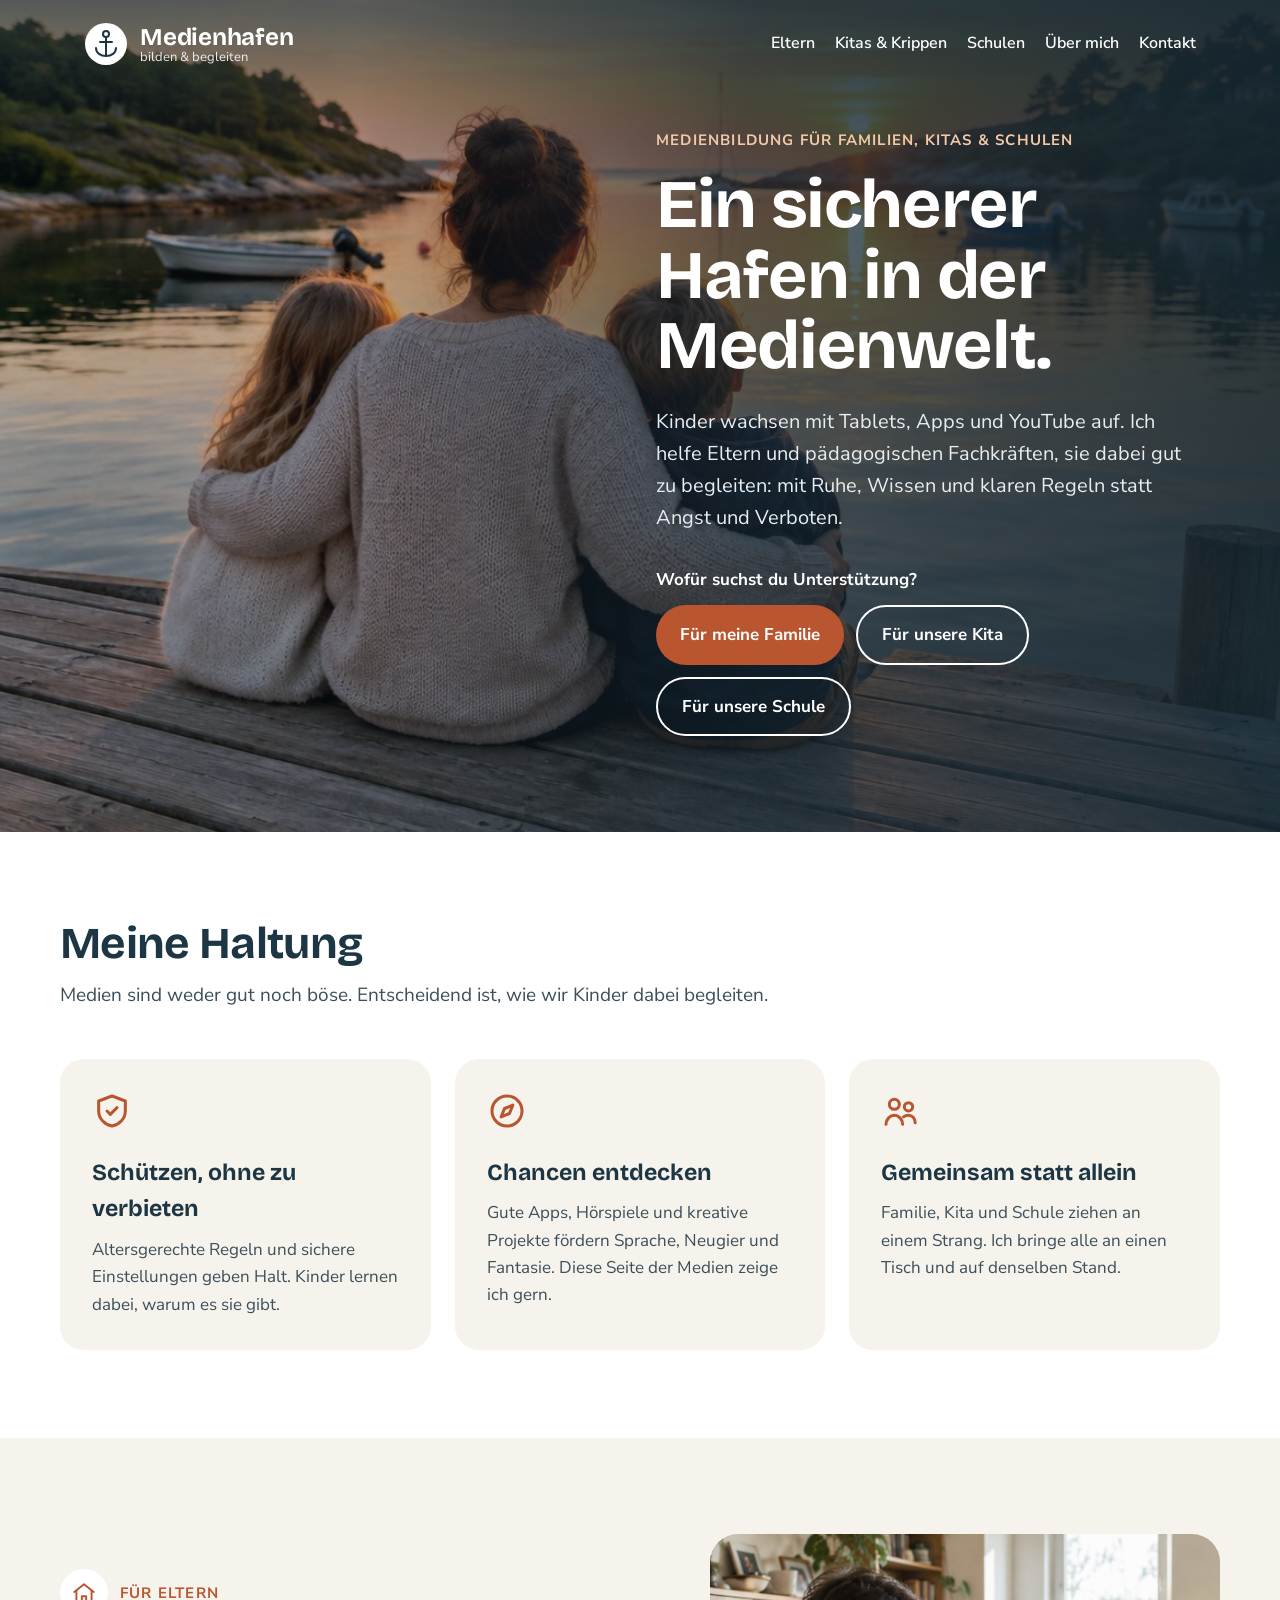
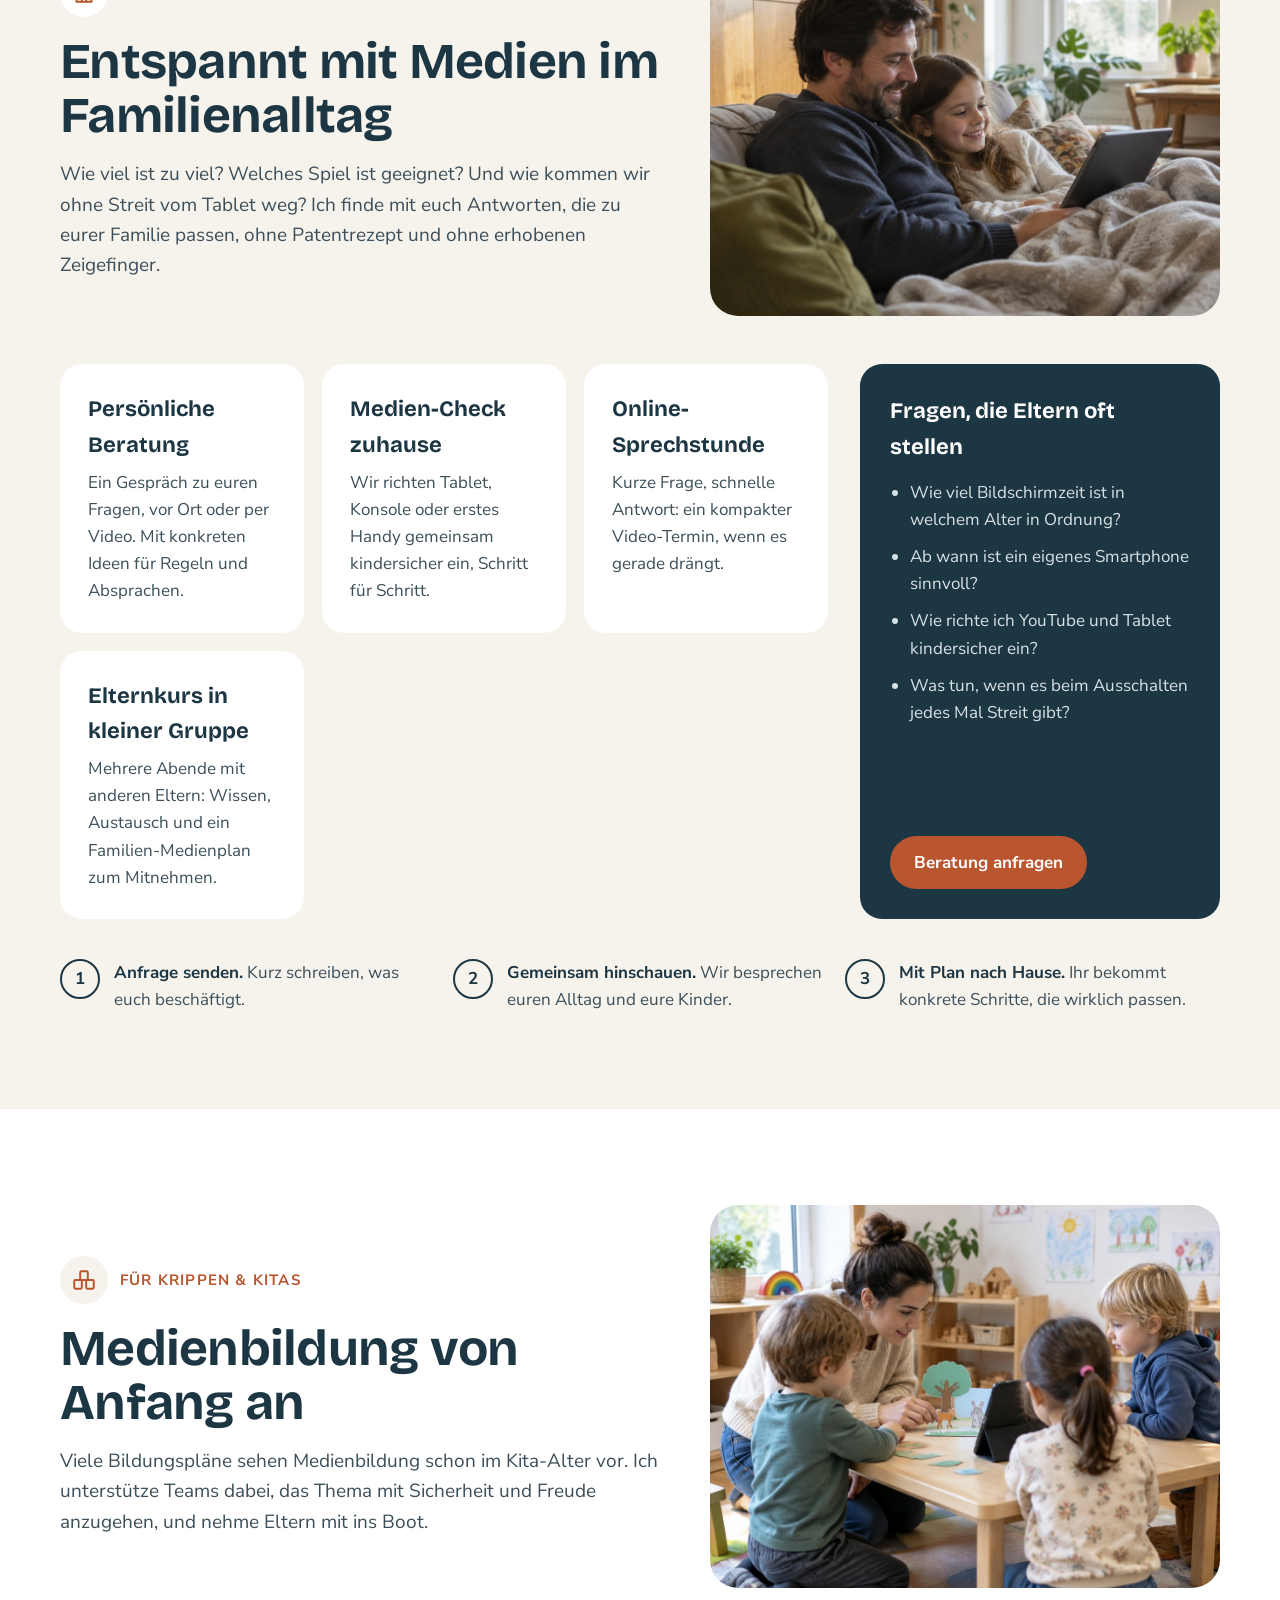
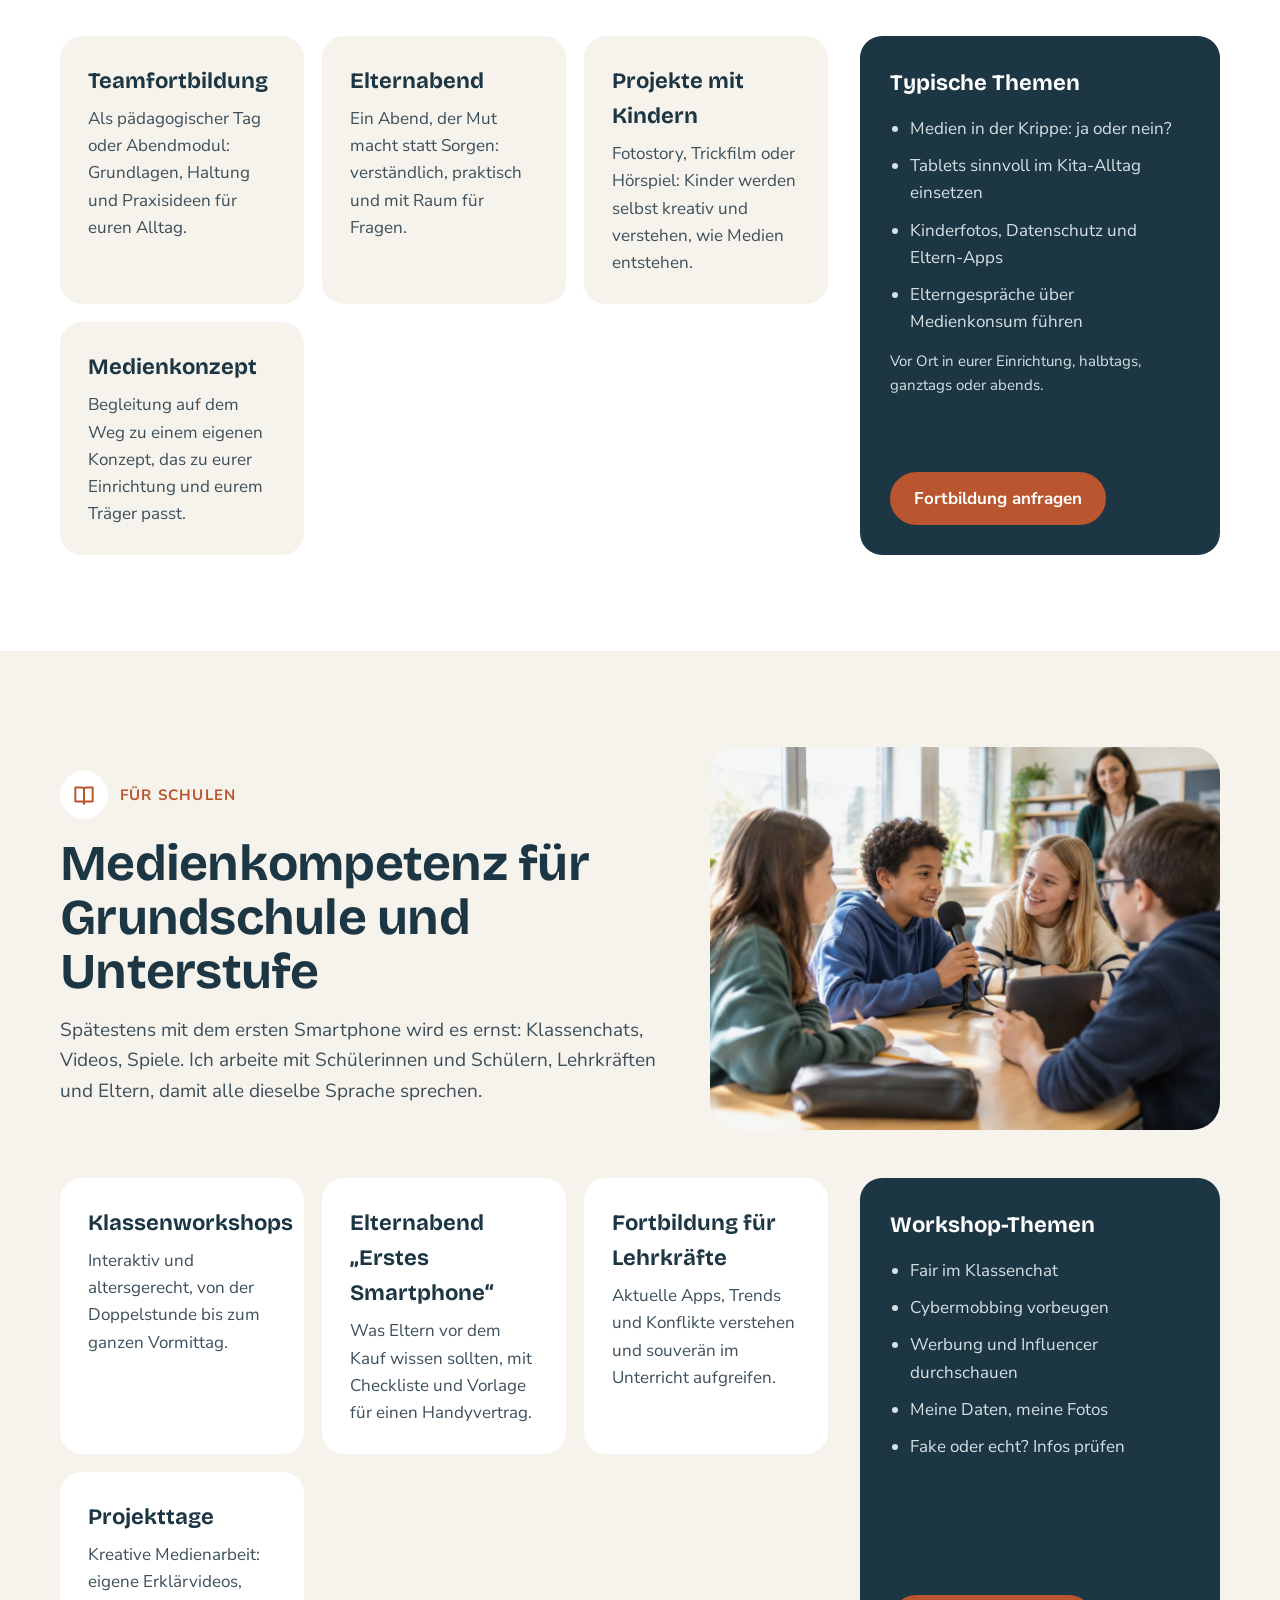
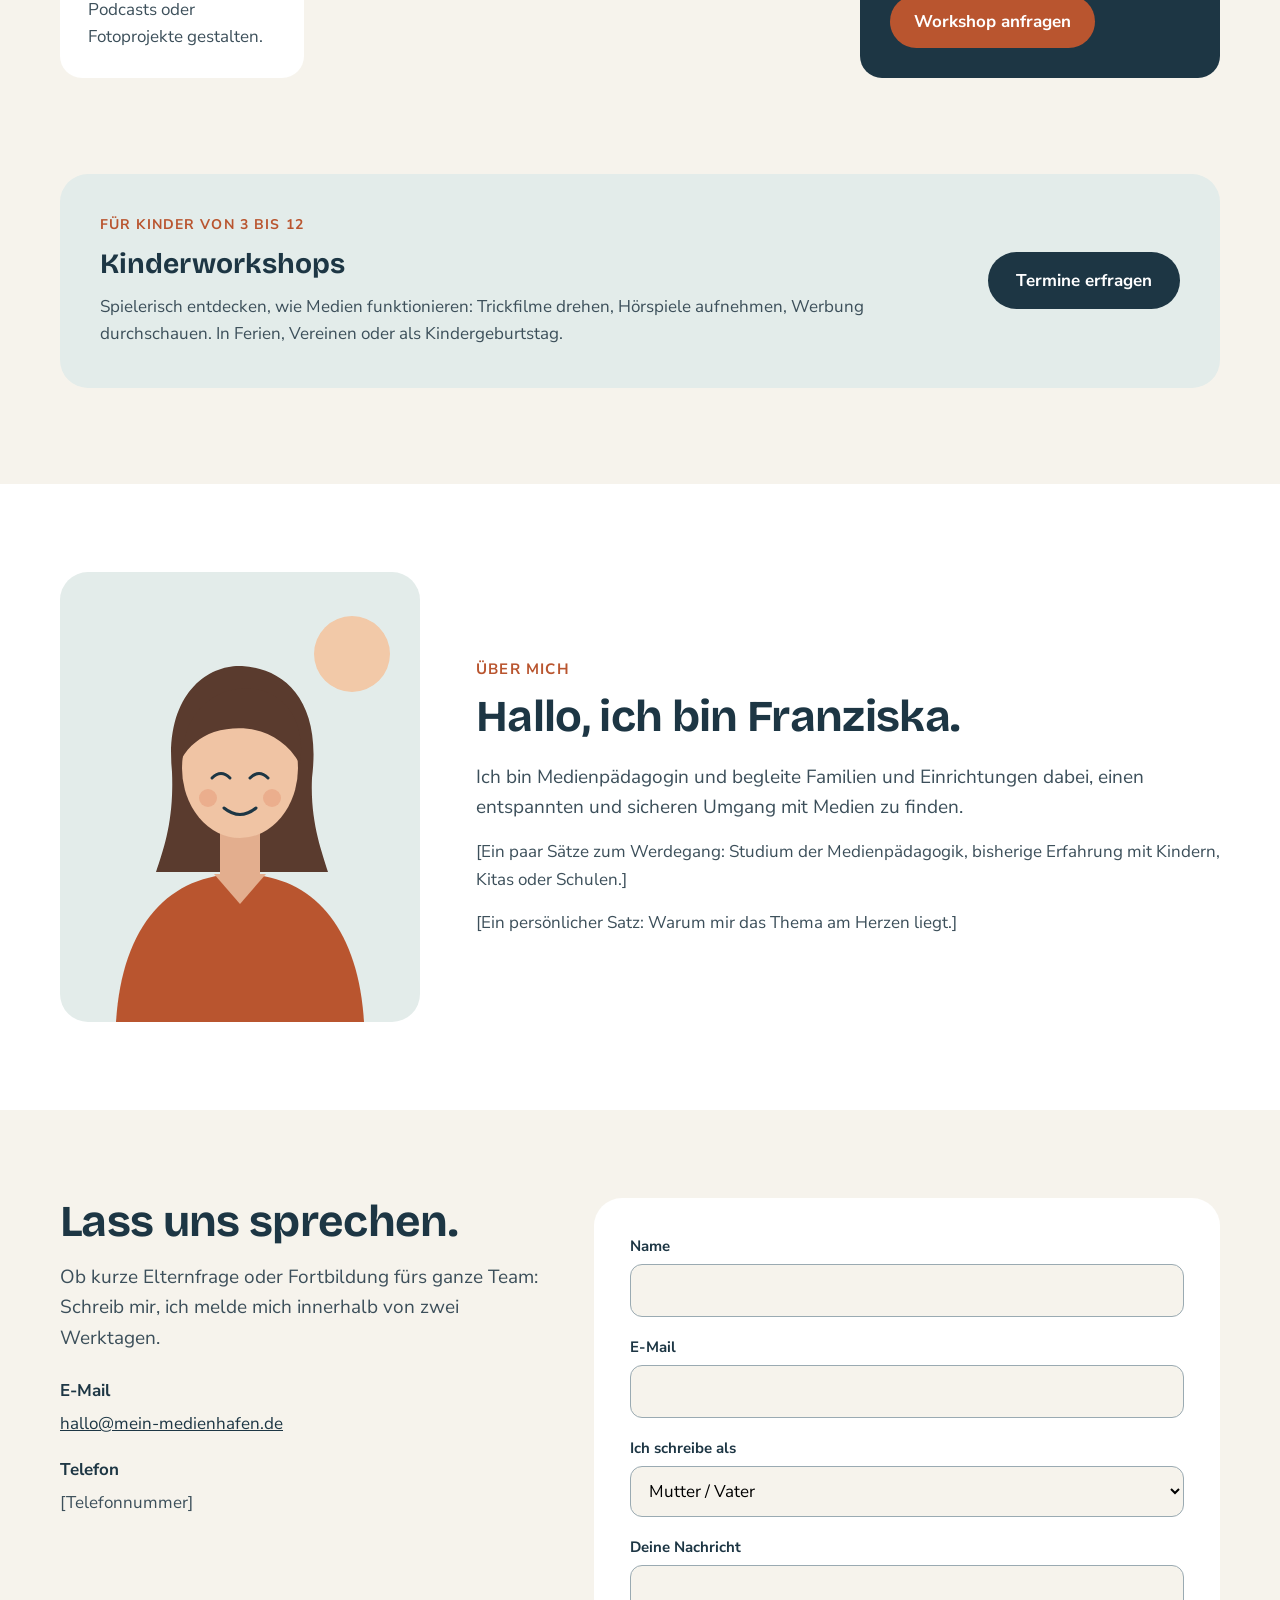
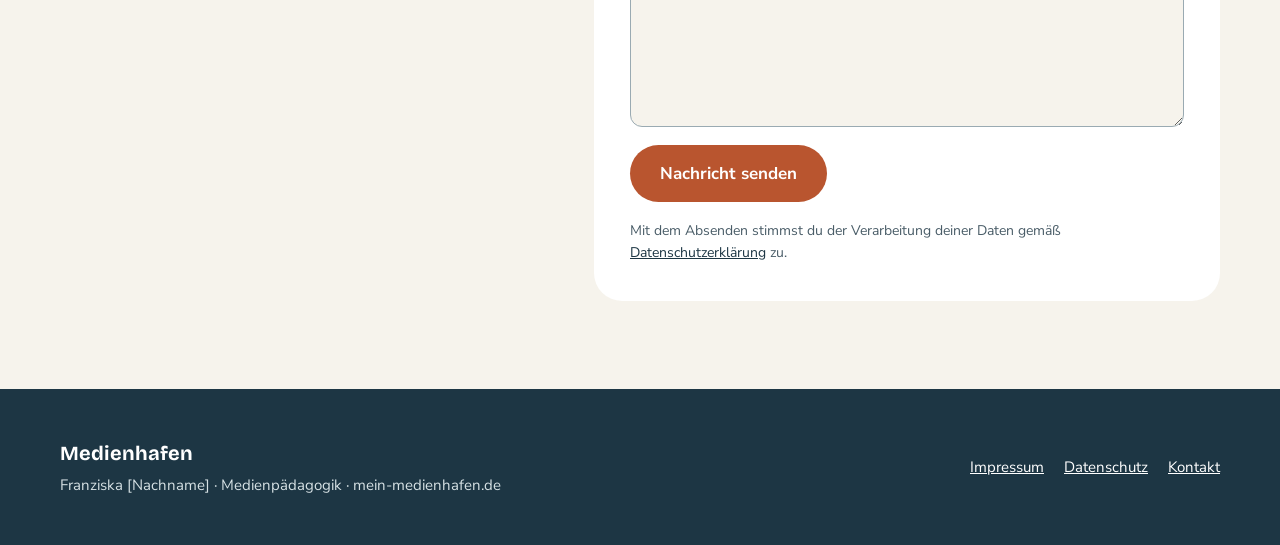
<file: index.html>
<!doctype html>
<html lang="de">
<head>
<meta charset="utf-8">
<meta name="viewport" content="width=device-width, initial-scale=1">
<title>Medienhafen – Medienbildung für Familien, Kitas &amp; Schulen</title>
<meta name="description" content="Medienhafen: Franziska begleitet Eltern, Kitas, Krippen und Schulen beim entspannten und sicheren Umgang mit Medien.">
<link rel="stylesheet" href="css/style.css">
</head>
<body>
<div style="font-family: 'Nunito Sans', system-ui, sans-serif; color: #1D3644; background: #F6F3EC; font-size: 17px; line-height: 1.6">

<section id="start" class="hero" style="position: relative; min-height: 780px; display: flex; flex-direction: column; overflow: hidden; background: #1D3644">
<picture>
<source media="(min-width: 900px)" srcset="bilder/startbild-familie-breit.jpg">
<img class="hero-img" src="bilder/startbild-familie.jpg" alt="Mutter und zwei Kinder sitzen von hinten gesehen auf einem Steg am Hafen bei Sonnenuntergang" style="position: absolute; top: 0; left: 0; width: 100%; height: 100%; object-fit: cover; object-position: 30% center">
</picture>
<div class="hero-tint" style="position: absolute; inset: 0; background: rgba(20, 38, 48, 0.25)"></div>
<div class="hero-side" style="position: absolute; inset: 0; background: linear-gradient(270deg, rgba(20, 38, 48, 0.85) 0%, rgba(20, 38, 48, 0.6) 42%, rgba(20, 38, 48, 0) 72%)"></div>
<div class="hero-top" style="position: absolute; inset: 0; background: linear-gradient(180deg, rgba(20, 38, 48, 0.6) 0%, rgba(20, 38, 48, 0) 22%)"></div>

<header class="hero-header" style="position: relative; max-width: 1160px; width: 100%; margin: 0 auto; padding: 22px 24px; box-sizing: border-box; display: flex; flex-wrap: wrap; align-items: center; justify-content: space-between; gap: 16px">
<a href="#start" style="display: flex; align-items: center; gap: 12px; text-decoration: none; color: #FFFFFF">
<svg width="44" height="44" viewBox="0 0 44 44" fill="none" stroke="#1D3644" stroke-width="2" stroke-linecap="round" stroke-linejoin="round" aria-hidden="true"><circle cx="22" cy="22" r="21" fill="#FFFFFF" stroke="none"></circle><circle cx="22" cy="12" r="3"></circle><path d="M22 15v18"></path><path d="M16 20h12"></path><path d="M12 26c0 5 4.5 8 10 8s10-3 10-8"></path></svg>
<span style="display: flex; flex-direction: column; line-height: 1.1">
<span style="font-family: 'Bricolage Grotesque', sans-serif; font-weight: 700; font-size: 24px; letter-spacing: -0.01em">Medienhafen</span>
<span style="font-size: 13px; color: #E8EEF0">bilden &amp; begleiten</span>
</span>
</a>
<nav class="hero-nav" aria-label="Hauptnavigation" style="display: flex; flex-wrap: wrap; align-items: center; gap: 6px 20px; font-weight: 600; font-size: 16px">
<a href="#eltern" style="text-decoration: none; color: #FFFFFF">Eltern</a>
<a href="#kitas" style="text-decoration: none; color: #FFFFFF">Kitas &amp; Krippen</a>
<a href="#schulen" style="text-decoration: none; color: #FFFFFF">Schulen</a>
<a href="#ueber" style="text-decoration: none; color: #FFFFFF">Über mich</a>
<a href="#kontakt" style="text-decoration: none; color: #FFFFFF; min-height: 44px; display: inline-flex; align-items: center">Kontakt</a>
</nav>
</header>

<div class="hero-content" style="position: relative; flex: 1 1 auto; max-width: 1160px; width: 100%; margin: 0 auto; padding: 40px 24px 96px; box-sizing: border-box; display: flex; justify-content: flex-end; align-items: center">
<div style="max-width: 540px; color: #FFFFFF">
<p style="margin: 0 0 18px; font-weight: 700; font-size: 15px; letter-spacing: 0.08em; text-transform: uppercase; color: #F2C9A8">Medienbildung für Familien, Kitas &amp; Schulen</p>
<h1 style="margin: 0 0 24px; font-family: 'Bricolage Grotesque', sans-serif; font-weight: 700; font-size: clamp(40px, 5.4vw, 68px); line-height: 1.04; letter-spacing: -0.02em">Ein sicherer Hafen in der Medienwelt.</h1>
<p style="margin: 0 0 32px; font-size: 20px; color: #E8EEF0">Kinder wachsen mit Tablets, Apps und YouTube auf. Ich helfe Eltern und pädagogischen Fachkräften, sie dabei gut zu begleiten: mit Ruhe, Wissen und klaren Regeln statt Angst und Verboten.</p>
<p style="margin: 0 0 12px; font-weight: 700">Wofür suchst du Unterstützung?</p>
<div style="display: flex; flex-wrap: wrap; gap: 12px">
<a href="#eltern" style="background: #B9552F; color: #FFFFFF; text-decoration: none; font-weight: 700; padding: 14px 24px; border-radius: 999px; min-height: 44px; box-sizing: border-box; display: inline-flex; align-items: center">Für meine Familie</a>
<a href="#kitas" style="background: transparent; color: #FFFFFF; text-decoration: none; font-weight: 700; padding: 14px 24px; border-radius: 999px; border: 2px solid #FFFFFF; min-height: 44px; box-sizing: border-box; display: inline-flex; align-items: center">Für unsere Kita</a>
<a href="#schulen" style="background: transparent; color: #FFFFFF; text-decoration: none; font-weight: 700; padding: 14px 24px; border-radius: 999px; border: 2px solid #FFFFFF; min-height: 44px; box-sizing: border-box; display: inline-flex; align-items: center">Für unsere Schule</a>
</div>
</div>
</div>
</section>

<section id="haltung" style="background: #FFFFFF; padding: 88px 24px">
<div style="max-width: 1160px; margin: 0 auto">
<h2 style="margin: 0 0 12px; font-family: 'Bricolage Grotesque', sans-serif; font-size: clamp(30px, 3.6vw, 44px); line-height: 1.1; letter-spacing: -0.015em">Meine Haltung</h2>
<p style="margin: 0 0 48px; font-size: 19px; color: #3C4F5A; max-width: 40em">Medien sind weder gut noch böse. Entscheidend ist, wie wir Kinder dabei begleiten.</p>
<div style="display: grid; grid-template-columns: repeat(auto-fit, minmax(260px, 1fr)); gap: 24px">
<div style="background: #F6F3EC; border-radius: 24px; padding: 32px">
<svg width="40" height="40" viewBox="0 0 24 24" fill="none" stroke="#B9552F" stroke-width="1.8" stroke-linecap="round" stroke-linejoin="round" aria-hidden="true"><path d="M12 3l8 3v6c0 4.5-3.4 8-8 9-4.6-1-8-4.5-8-9V6z"></path><path d="M9 12l2 2 4-4"></path></svg>
<h3 style="margin: 16px 0 8px; font-family: 'Bricolage Grotesque', sans-serif; font-size: 23px">Schützen, ohne zu verbieten</h3>
<p style="margin: 0; color: #3C4F5A">Altersgerechte Regeln und sichere Einstellungen geben Halt. Kinder lernen dabei, warum es sie gibt.</p>
</div>
<div style="background: #F6F3EC; border-radius: 24px; padding: 32px">
<svg width="40" height="40" viewBox="0 0 24 24" fill="none" stroke="#B9552F" stroke-width="1.8" stroke-linecap="round" stroke-linejoin="round" aria-hidden="true"><circle cx="12" cy="12" r="9"></circle><path d="M15.5 8.5l-2 5-5 2 2-5z"></path></svg>
<h3 style="margin: 16px 0 8px; font-family: 'Bricolage Grotesque', sans-serif; font-size: 23px">Chancen entdecken</h3>
<p style="margin: 0; color: #3C4F5A">Gute Apps, Hörspiele und kreative Projekte fördern Sprache, Neugier und Fantasie. Diese Seite der Medien zeige ich gern.</p>
</div>
<div style="background: #F6F3EC; border-radius: 24px; padding: 32px">
<svg width="40" height="40" viewBox="0 0 24 24" fill="none" stroke="#B9552F" stroke-width="1.8" stroke-linecap="round" stroke-linejoin="round" aria-hidden="true"><circle cx="8" cy="8" r="3"></circle><circle cx="16.5" cy="9.5" r="2.5"></circle><path d="M3 20c0-3 2.5-5.5 5-5.5s5 2.5 5 5.5"></path><path d="M13.5 15.5c.9-.7 1.9-1 3-1 2.2 0 4 2 4 4.5"></path></svg>
<h3 style="margin: 16px 0 8px; font-family: 'Bricolage Grotesque', sans-serif; font-size: 23px">Gemeinsam statt allein</h3>
<p style="margin: 0; color: #3C4F5A">Familie, Kita und Schule ziehen an einem Strang. Ich bringe alle an einen Tisch und auf denselben Stand.</p>
</div>
</div>
</div>
</section>

<section id="eltern" style="padding: 96px 24px">
<div style="max-width: 1160px; margin: 0 auto">
<div style="display: flex; flex-wrap: wrap; align-items: center; gap: 40px; margin-bottom: 48px">
<div style="flex: 1 1 460px; min-width: 0">
<div style="display: flex; align-items: center; gap: 12px; margin-bottom: 18px">
<span style="width: 48px; height: 48px; border-radius: 999px; background: #FFFFFF; display: inline-flex; align-items: center; justify-content: center"><svg width="26" height="26" viewBox="0 0 24 24" fill="none" stroke="#B9552F" stroke-width="1.8" stroke-linecap="round" stroke-linejoin="round" aria-hidden="true"><path d="M3 11l9-7 9 7"></path><path d="M5 10v10h14V10"></path><path d="M10 20v-5h4v5"></path></svg></span>
<span style="font-weight: 700; font-size: 15px; letter-spacing: 0.08em; text-transform: uppercase; color: #B9552F">Für Eltern</span>
</div>
<h2 style="margin: 0 0 16px; font-family: 'Bricolage Grotesque', sans-serif; font-size: clamp(32px, 4vw, 50px); line-height: 1.08; letter-spacing: -0.015em; max-width: 18em">Entspannt mit Medien im Familienalltag</h2>
<p style="margin: 0; font-size: 19px; color: #3C4F5A; max-width: 40em">Wie viel ist zu viel? Welches Spiel ist geeignet? Und wie kommen wir ohne Streit vom Tablet weg? Ich finde mit euch Antworten, die zu eurer Familie passen, ohne Patentrezept und ohne erhobenen Zeigefinger.</p>
</div>
<img src="bilder/eltern.jpg" alt="Vater und Tochter schauen gemeinsam auf dem Sofa auf ein Tablet" style="flex: 1 1 360px; min-width: 0; width: 100%; max-width: 520px; aspect-ratio: 4 / 3; object-fit: cover; border-radius: 28px; display: block">
</div>
<div style="display: flex; flex-wrap: wrap; gap: 32px">
<div style="flex: 999 1 560px; min-width: 0; display: grid; grid-template-columns: repeat(auto-fit, minmax(240px, 1fr)); gap: 18px">
<div style="background: #FFFFFF; border-radius: 22px; padding: 28px">
<h3 style="margin: 0 0 6px; font-family: 'Bricolage Grotesque', sans-serif; font-size: 22px">Persönliche Beratung</h3>
<p style="margin: 0; color: #3C4F5A">Ein Gespräch zu euren Fragen, vor Ort oder per Video. Mit konkreten Ideen für Regeln und Absprachen.</p>
</div>
<div style="background: #FFFFFF; border-radius: 22px; padding: 28px">
<h3 style="margin: 0 0 6px; font-family: 'Bricolage Grotesque', sans-serif; font-size: 22px">Medien-Check zuhause</h3>
<p style="margin: 0; color: #3C4F5A">Wir richten Tablet, Konsole oder erstes Handy gemeinsam kindersicher ein, Schritt für Schritt.</p>
</div>
<div style="background: #FFFFFF; border-radius: 22px; padding: 28px">
<h3 style="margin: 0 0 6px; font-family: 'Bricolage Grotesque', sans-serif; font-size: 22px">Online-Sprechstunde</h3>
<p style="margin: 0; color: #3C4F5A">Kurze Frage, schnelle Antwort: ein kompakter Video-Termin, wenn es gerade drängt.</p>
</div>
<div style="background: #FFFFFF; border-radius: 22px; padding: 28px">
<h3 style="margin: 0 0 6px; font-family: 'Bricolage Grotesque', sans-serif; font-size: 22px">Elternkurs in kleiner Gruppe</h3>
<p style="margin: 0; color: #3C4F5A">Mehrere Abende mit anderen Eltern: Wissen, Austausch und ein Familien-Medienplan zum Mitnehmen.</p>
</div>
</div>
<aside style="flex: 1 1 300px; min-width: 0; background: #1D3644; color: #FFFFFF; border-radius: 22px; padding: 30px; display: flex; flex-direction: column; gap: 14px">
<h3 style="margin: 0; font-family: 'Bricolage Grotesque', sans-serif; font-size: 22px">Fragen, die Eltern oft stellen</h3>
<ul style="margin: 0; padding-left: 20px; color: #D6E1E4; display: flex; flex-direction: column; gap: 10px">
<li>Wie viel Bildschirmzeit ist in welchem Alter in Ordnung?</li>
<li>Ab wann ist ein eigenes Smartphone sinnvoll?</li>
<li>Wie richte ich YouTube und Tablet kindersicher ein?</li>
<li>Was tun, wenn es beim Ausschalten jedes Mal Streit gibt?</li>
</ul>
<a href="#kontakt" style="margin-top: auto; align-self: flex-start; background: #B9552F; color: #FFFFFF; text-decoration: none; font-weight: 700; padding: 13px 24px; border-radius: 999px; min-height: 44px; box-sizing: border-box; display: inline-flex; align-items: center">Beratung anfragen</a>
</aside>
</div>
<div style="margin-top: 40px; display: grid; grid-template-columns: repeat(auto-fit, minmax(220px, 1fr)); gap: 18px">
<div style="display: flex; gap: 14px; align-items: flex-start"><span style="flex: none; width: 36px; height: 36px; border-radius: 999px; border: 2px solid #1D3644; display: inline-flex; align-items: center; justify-content: center; font-weight: 700">1</span><p style="margin: 0; color: #3C4F5A"><strong style="color: #1D3644">Anfrage senden.</strong> Kurz schreiben, was euch beschäftigt.</p></div>
<div style="display: flex; gap: 14px; align-items: flex-start"><span style="flex: none; width: 36px; height: 36px; border-radius: 999px; border: 2px solid #1D3644; display: inline-flex; align-items: center; justify-content: center; font-weight: 700">2</span><p style="margin: 0; color: #3C4F5A"><strong style="color: #1D3644">Gemeinsam hinschauen.</strong> Wir besprechen euren Alltag und eure Kinder.</p></div>
<div style="display: flex; gap: 14px; align-items: flex-start"><span style="flex: none; width: 36px; height: 36px; border-radius: 999px; border: 2px solid #1D3644; display: inline-flex; align-items: center; justify-content: center; font-weight: 700">3</span><p style="margin: 0; color: #3C4F5A"><strong style="color: #1D3644">Mit Plan nach Hause.</strong> Ihr bekommt konkrete Schritte, die wirklich passen.</p></div>
</div>
</div>
</section>

<section id="kitas" style="background: #FFFFFF; padding: 96px 24px">
<div style="max-width: 1160px; margin: 0 auto">
<div style="display: flex; flex-wrap: wrap; align-items: center; gap: 40px; margin-bottom: 48px">
<div style="flex: 1 1 460px; min-width: 0">
<div style="display: flex; align-items: center; gap: 12px; margin-bottom: 18px">
<span style="width: 48px; height: 48px; border-radius: 999px; background: #F6F3EC; display: inline-flex; align-items: center; justify-content: center"><svg width="26" height="26" viewBox="0 0 24 24" fill="none" stroke="#B9552F" stroke-width="1.8" stroke-linecap="round" stroke-linejoin="round" aria-hidden="true"><rect x="3" y="12" width="7" height="8" rx="1"></rect><rect x="14" y="12" width="7" height="8" rx="1"></rect><rect x="8.5" y="4" width="7" height="8" rx="1"></rect></svg></span>
<span style="font-weight: 700; font-size: 15px; letter-spacing: 0.08em; text-transform: uppercase; color: #B9552F">Für Krippen &amp; Kitas</span>
</div>
<h2 style="margin: 0 0 16px; font-family: 'Bricolage Grotesque', sans-serif; font-size: clamp(32px, 4vw, 50px); line-height: 1.08; letter-spacing: -0.015em; max-width: 18em">Medienbildung von Anfang an</h2>
<p style="margin: 0; font-size: 19px; color: #3C4F5A; max-width: 40em">Viele Bildungspläne sehen Medienbildung schon im Kita-Alter vor. Ich unterstütze Teams dabei, das Thema mit Sicherheit und Freude anzugehen, und nehme Eltern mit ins Boot.</p>
</div>
<img src="bilder/kita.jpg" alt="Erzieherin gestaltet mit Kita-Kindern einen Trickfilm aus Papierfiguren und Tablet" style="flex: 1 1 360px; min-width: 0; width: 100%; max-width: 520px; aspect-ratio: 4 / 3; object-fit: cover; border-radius: 28px; display: block">
</div>
<div style="display: flex; flex-wrap: wrap; gap: 32px">
<div style="flex: 999 1 560px; min-width: 0; display: grid; grid-template-columns: repeat(auto-fit, minmax(240px, 1fr)); gap: 18px">
<div style="background: #F6F3EC; border-radius: 22px; padding: 28px">
<h3 style="margin: 0 0 6px; font-family: 'Bricolage Grotesque', sans-serif; font-size: 22px">Teamfortbildung</h3>
<p style="margin: 0; color: #3C4F5A">Als pädagogischer Tag oder Abendmodul: Grundlagen, Haltung und Praxisideen für euren Alltag.</p>
</div>
<div style="background: #F6F3EC; border-radius: 22px; padding: 28px">
<h3 style="margin: 0 0 6px; font-family: 'Bricolage Grotesque', sans-serif; font-size: 22px">Elternabend</h3>
<p style="margin: 0; color: #3C4F5A">Ein Abend, der Mut macht statt Sorgen: verständlich, praktisch und mit Raum für Fragen.</p>
</div>
<div style="background: #F6F3EC; border-radius: 22px; padding: 28px">
<h3 style="margin: 0 0 6px; font-family: 'Bricolage Grotesque', sans-serif; font-size: 22px">Projekte mit Kindern</h3>
<p style="margin: 0; color: #3C4F5A">Fotostory, Trickfilm oder Hörspiel: Kinder werden selbst kreativ und verstehen, wie Medien entstehen.</p>
</div>
<div style="background: #F6F3EC; border-radius: 22px; padding: 28px">
<h3 style="margin: 0 0 6px; font-family: 'Bricolage Grotesque', sans-serif; font-size: 22px">Medienkonzept</h3>
<p style="margin: 0; color: #3C4F5A">Begleitung auf dem Weg zu einem eigenen Konzept, das zu eurer Einrichtung und eurem Träger passt.</p>
</div>
</div>
<aside style="flex: 1 1 300px; min-width: 0; background: #1D3644; color: #FFFFFF; border-radius: 22px; padding: 30px; display: flex; flex-direction: column; gap: 14px">
<h3 style="margin: 0; font-family: 'Bricolage Grotesque', sans-serif; font-size: 22px">Typische Themen</h3>
<ul style="margin: 0; padding-left: 20px; color: #D6E1E4; display: flex; flex-direction: column; gap: 10px">
<li>Medien in der Krippe: ja oder nein?</li>
<li>Tablets sinnvoll im Kita-Alltag einsetzen</li>
<li>Kinderfotos, Datenschutz und Eltern-Apps</li>
<li>Elterngespräche über Medienkonsum führen</li>
</ul>
<p style="margin: 0; color: #D6E1E4; font-size: 15px">Vor Ort in eurer Einrichtung, halbtags, ganztags oder abends.</p>
<a href="#kontakt" style="margin-top: auto; align-self: flex-start; background: #B9552F; color: #FFFFFF; text-decoration: none; font-weight: 700; padding: 13px 24px; border-radius: 999px; min-height: 44px; box-sizing: border-box; display: inline-flex; align-items: center">Fortbildung anfragen</a>
</aside>
</div>
</div>
</section>

<section id="schulen" style="padding: 96px 24px">
<div style="max-width: 1160px; margin: 0 auto">
<div style="display: flex; flex-wrap: wrap; align-items: center; gap: 40px; margin-bottom: 48px">
<div style="flex: 1 1 460px; min-width: 0">
<div style="display: flex; align-items: center; gap: 12px; margin-bottom: 18px">
<span style="width: 48px; height: 48px; border-radius: 999px; background: #FFFFFF; display: inline-flex; align-items: center; justify-content: center"><svg width="26" height="26" viewBox="0 0 24 24" fill="none" stroke="#B9552F" stroke-width="1.8" stroke-linecap="round" stroke-linejoin="round" aria-hidden="true"><path d="M4 5h6a2 2 0 0 1 2 2v13a2 2 0 0 0-2-2H4z"></path><path d="M20 5h-6a2 2 0 0 0-2 2v13a2 2 0 0 1 2-2h6z"></path></svg></span>
<span style="font-weight: 700; font-size: 15px; letter-spacing: 0.08em; text-transform: uppercase; color: #B9552F">Für Schulen</span>
</div>
<h2 style="margin: 0 0 16px; font-family: 'Bricolage Grotesque', sans-serif; font-size: clamp(32px, 4vw, 50px); line-height: 1.08; letter-spacing: -0.015em; max-width: 18em">Medienkompetenz für Grundschule und Unterstufe</h2>
<p style="margin: 0; font-size: 19px; color: #3C4F5A; max-width: 40em">Spätestens mit dem ersten Smartphone wird es ernst: Klassenchats, Videos, Spiele. Ich arbeite mit Schülerinnen und Schülern, Lehrkräften und Eltern, damit alle dieselbe Sprache sprechen.</p>
</div>
<img src="bilder/schule.jpg" alt="Schülergruppe nimmt im Klassenzimmer einen Podcast mit Mikrofon und Tablet auf" style="flex: 1 1 360px; min-width: 0; width: 100%; max-width: 520px; aspect-ratio: 4 / 3; object-fit: cover; border-radius: 28px; display: block">
</div>
<div style="display: flex; flex-wrap: wrap; gap: 32px">
<div style="flex: 999 1 560px; min-width: 0; display: grid; grid-template-columns: repeat(auto-fit, minmax(240px, 1fr)); gap: 18px">
<div style="background: #FFFFFF; border-radius: 22px; padding: 28px">
<h3 style="margin: 0 0 6px; font-family: 'Bricolage Grotesque', sans-serif; font-size: 22px">Klassenworkshops</h3>
<p style="margin: 0; color: #3C4F5A">Interaktiv und altersgerecht, von der Doppelstunde bis zum ganzen Vormittag.</p>
</div>
<div style="background: #FFFFFF; border-radius: 22px; padding: 28px">
<h3 style="margin: 0 0 6px; font-family: 'Bricolage Grotesque', sans-serif; font-size: 22px">Elternabend „Erstes Smartphone“</h3>
<p style="margin: 0; color: #3C4F5A">Was Eltern vor dem Kauf wissen sollten, mit Checkliste und Vorlage für einen Handyvertrag.</p>
</div>
<div style="background: #FFFFFF; border-radius: 22px; padding: 28px">
<h3 style="margin: 0 0 6px; font-family: 'Bricolage Grotesque', sans-serif; font-size: 22px">Fortbildung für Lehrkräfte</h3>
<p style="margin: 0; color: #3C4F5A">Aktuelle Apps, Trends und Konflikte verstehen und souverän im Unterricht aufgreifen.</p>
</div>
<div style="background: #FFFFFF; border-radius: 22px; padding: 28px">
<h3 style="margin: 0 0 6px; font-family: 'Bricolage Grotesque', sans-serif; font-size: 22px">Projekttage</h3>
<p style="margin: 0; color: #3C4F5A">Kreative Medienarbeit: eigene Erklärvideos, Podcasts oder Fotoprojekte gestalten.</p>
</div>
</div>
<aside style="flex: 1 1 300px; min-width: 0; background: #1D3644; color: #FFFFFF; border-radius: 22px; padding: 30px; display: flex; flex-direction: column; gap: 14px">
<h3 style="margin: 0; font-family: 'Bricolage Grotesque', sans-serif; font-size: 22px">Workshop-Themen</h3>
<ul style="margin: 0; padding-left: 20px; color: #D6E1E4; display: flex; flex-direction: column; gap: 10px">
<li>Fair im Klassenchat</li>
<li>Cybermobbing vorbeugen</li>
<li>Werbung und Influencer durchschauen</li>
<li>Meine Daten, meine Fotos</li>
<li>Fake oder echt? Infos prüfen</li>
</ul>
<a href="#kontakt" style="margin-top: auto; align-self: flex-start; background: #B9552F; color: #FFFFFF; text-decoration: none; font-weight: 700; padding: 13px 24px; border-radius: 999px; min-height: 44px; box-sizing: border-box; display: inline-flex; align-items: center">Workshop anfragen</a>
</aside>
</div>
</div>
</section>

<section style="padding: 0 24px 96px">
<div style="max-width: 1160px; margin: 0 auto; background: #E3ECEA; border-radius: 28px; padding: 40px; box-sizing: border-box; display: flex; flex-wrap: wrap; align-items: center; justify-content: space-between; gap: 20px">
<div style="flex: 1 1 420px; min-width: 0">
<p style="margin: 0 0 6px; font-weight: 700; font-size: 14px; letter-spacing: 0.08em; text-transform: uppercase; color: #B9552F">Für Kinder von 3 bis 12</p>
<h3 style="margin: 0 0 6px; font-family: 'Bricolage Grotesque', sans-serif; font-size: 28px">Kinderworkshops</h3>
<p style="margin: 0; color: #3C4F5A">Spielerisch entdecken, wie Medien funktionieren: Trickfilme drehen, Hörspiele aufnehmen, Werbung durchschauen. In Ferien, Vereinen oder als Kindergeburtstag.</p>
</div>
<a href="#kontakt" style="background: #1D3644; color: #FFFFFF; text-decoration: none; font-weight: 700; padding: 15px 28px; border-radius: 999px; min-height: 44px; box-sizing: border-box; display: inline-flex; align-items: center">Termine erfragen</a>
</div>
</section>

<section id="ueber" style="background: #FFFFFF; padding: 88px 24px">
<div style="max-width: 1160px; margin: 0 auto; display: flex; flex-wrap: wrap; align-items: center; gap: 56px">
<div style="flex: 0 1 360px; min-width: 0; aspect-ratio: 4 / 5; background: #E3ECEA; border-radius: 28px; overflow: hidden; display: flex; align-items: flex-end; justify-content: center">
<svg viewBox="0 0 360 450" width="100%" height="100%" preserveAspectRatio="xMidYMax slice" role="img" aria-label="Platzhalter-Porträt, wird durch ein Foto von Franziska ersetzt">
<circle cx="292" cy="82" r="38" fill="#F2C9A8"></circle>
<path d="M112 200 C104 120 150 92 182 94 C222 96 262 126 252 206 C250 250 262 280 268 300 L96 300 C104 276 114 248 112 200 Z" fill="#5A3B2E"></path>
<rect x="160" y="246" width="40" height="60" fill="#E3AE8E"></rect>
<path d="M56 450 C62 352 110 302 180 302 C250 302 298 352 304 450 Z" fill="#B9552F"></path>
<path d="M154 302 L180 332 L206 302 Z" fill="#E3AE8E"></path>
<ellipse cx="180" cy="196" rx="58" ry="70" fill="#F0C4A4"></ellipse>
<path d="M122 186 C124 130 166 112 196 117 C228 123 246 152 240 192 C222 160 188 150 154 160 C140 165 129 174 122 186 Z" fill="#5A3B2E"></path>
<circle cx="148" cy="226" r="9" fill="#E8A07F" opacity="0.6"></circle>
<circle cx="212" cy="226" r="9" fill="#E8A07F" opacity="0.6"></circle>
<path d="M152 206 q9 -9 18 0" stroke="#1D3644" stroke-width="3" fill="none" stroke-linecap="round"></path>
<path d="M190 206 q9 -9 18 0" stroke="#1D3644" stroke-width="3" fill="none" stroke-linecap="round"></path>
<path d="M164 236 q16 13 32 0" stroke="#1D3644" stroke-width="3" fill="none" stroke-linecap="round"></path>
</svg>
</div>
<div style="flex: 1 1 440px; min-width: 0">
<p style="margin: 0 0 12px; font-weight: 700; font-size: 15px; letter-spacing: 0.08em; text-transform: uppercase; color: #B9552F">Über mich</p>
<h2 style="margin: 0 0 20px; font-family: 'Bricolage Grotesque', sans-serif; font-size: clamp(30px, 3.6vw, 44px); line-height: 1.1; letter-spacing: -0.015em">Hallo, ich bin Franziska.</h2>
<p style="margin: 0 0 16px; font-size: 19px; color: #3C4F5A">Ich bin Medienpädagogin und begleite Familien und Einrichtungen dabei, einen entspannten und sicheren Umgang mit Medien zu finden.</p>
<p style="margin: 0 0 16px; color: #3C4F5A">[Ein paar Sätze zum Werdegang: Studium der Medienpädagogik, bisherige Erfahrung mit Kindern, Kitas oder Schulen.]</p>
<p style="margin: 0; color: #3C4F5A">[Ein persönlicher Satz: Warum mir das Thema am Herzen liegt.]</p>
</div>
</div>
</section>

<section id="kontakt" style="padding: 88px 24px">
<div style="max-width: 1160px; margin: 0 auto; display: flex; flex-wrap: wrap; gap: 48px">
<div style="flex: 1 1 340px; min-width: 0">
<h2 style="margin: 0 0 16px; font-family: 'Bricolage Grotesque', sans-serif; font-size: clamp(30px, 3.6vw, 44px); line-height: 1.1; letter-spacing: -0.015em">Lass uns sprechen.</h2>
<p style="margin: 0 0 24px; font-size: 19px; color: #3C4F5A">Ob kurze Elternfrage oder Fortbildung fürs ganze Team: Schreib mir, ich melde mich innerhalb von zwei Werktagen.</p>
<p style="margin: 0 0 6px; font-weight: 700">E-Mail</p>
<p style="margin: 0 0 18px"><a href="mailto:hallo@mein-medienhafen.de">hallo@mein-medienhafen.de</a></p>
<p style="margin: 0 0 6px; font-weight: 700">Telefon</p>
<p style="margin: 0; color: #3C4F5A">[Telefonnummer]</p>
</div>
<form id="kontaktformular" style="flex: 1 1 480px; min-width: 0; background: #FFFFFF; border-radius: 28px; padding: 36px; display: flex; flex-direction: column; gap: 18px; box-sizing: border-box">
<div style="display: flex; flex-direction: column; gap: 6px">
<label for="f-name" style="font-weight: 700; font-size: 15px">Name</label>
<input id="f-name" type="text" required autocomplete="name" style="font: inherit; padding: 12px 14px; border: 1.5px solid #9AAAB2; border-radius: 12px; background: #F6F3EC; min-height: 44px; box-sizing: border-box">
</div>
<div style="display: flex; flex-direction: column; gap: 6px">
<label for="f-mail" style="font-weight: 700; font-size: 15px">E-Mail</label>
<input id="f-mail" type="email" required autocomplete="email" style="font: inherit; padding: 12px 14px; border: 1.5px solid #9AAAB2; border-radius: 12px; background: #F6F3EC; min-height: 44px; box-sizing: border-box">
</div>
<div style="display: flex; flex-direction: column; gap: 6px">
<label for="f-wer" style="font-weight: 700; font-size: 15px">Ich schreibe als</label>
<select id="f-wer" style="font: inherit; padding: 12px 14px; border: 1.5px solid #9AAAB2; border-radius: 12px; background: #F6F3EC; min-height: 44px; box-sizing: border-box">
<option>Mutter / Vater</option>
<option>Krippe / Kita</option>
<option>Schule</option>
<option>Sonstiges</option>
</select>
</div>
<div style="display: flex; flex-direction: column; gap: 6px">
<label for="f-msg" style="font-weight: 700; font-size: 15px">Deine Nachricht</label>
<textarea id="f-msg" required rows="5" style="font: inherit; padding: 12px 14px; border: 1.5px solid #9AAAB2; border-radius: 12px; background: #F6F3EC; resize: vertical; box-sizing: border-box"></textarea>
</div>
<button type="submit" style="align-self: flex-start; font: inherit; font-weight: 700; background: #B9552F; color: #FFFFFF; border: 0; padding: 15px 30px; border-radius: 999px; min-height: 44px; cursor: pointer">Nachricht senden</button>
<p style="margin: 0; font-size: 14px; color: #4A5D68">Mit dem Absenden stimmst du der Verarbeitung deiner Daten gemäß <a href="datenschutz.html">Datenschutzerklärung</a> zu.</p>
</form>
</div>
</section>

<footer style="background: #1D3644; color: #D6E1E4; padding: 48px 24px">
<div style="max-width: 1160px; margin: 0 auto; display: flex; flex-wrap: wrap; justify-content: space-between; gap: 20px; font-size: 15px">
<div>
<p style="margin: 0 0 4px; font-family: 'Bricolage Grotesque', sans-serif; font-weight: 700; font-size: 20px; color: #FFFFFF">Medienhafen</p>
<p style="margin: 0">Franziska [Nachname] · Medienpädagogik · mein-medienhafen.de</p>
</div>
<nav aria-label="Rechtliches" style="display: flex; flex-wrap: wrap; gap: 20px; align-items: center">
<a href="impressum.html" style="color: #FFFFFF">Impressum</a>
<a href="datenschutz.html" style="color: #FFFFFF">Datenschutz</a>
<a href="#kontakt" style="color: #FFFFFF">Kontakt</a>
</nav>
</div>
</footer>

</div>
<script src="js/kontakt.js"></script>
</body>
</html>
</file>
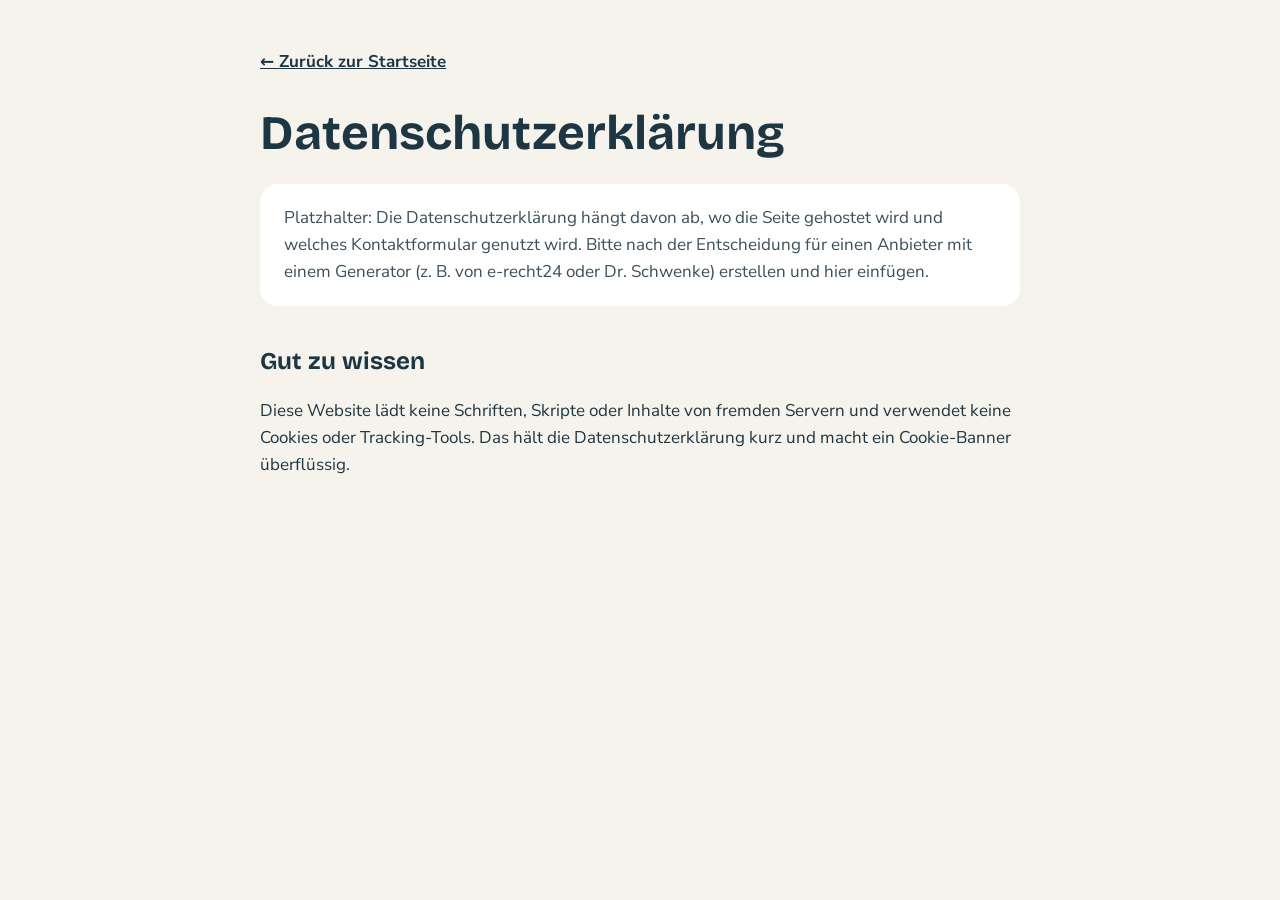
<file: datenschutz.html>
<!doctype html>
<html lang="de">
<head>
<meta charset="utf-8">
<meta name="viewport" content="width=device-width, initial-scale=1">
<title>Datenschutz – Medienhafen</title>
<meta name="robots" content="noindex">
<link rel="stylesheet" href="css/style.css">
</head>
<body>
<main class="unterseite">
<a class="zurueck" href="index.html">← Zurück zur Startseite</a>
<h1>Datenschutzerklärung</h1>
<p class="hinweis">Platzhalter: Die Datenschutzerklärung hängt davon ab, wo die Seite gehostet wird und welches Kontaktformular genutzt wird. Bitte nach der Entscheidung für einen Anbieter mit einem Generator (z. B. von e-recht24 oder Dr. Schwenke) erstellen und hier einfügen.</p>

<h2>Gut zu wissen</h2>
<p>Diese Website lädt keine Schriften, Skripte oder Inhalte von fremden Servern und verwendet keine Cookies oder Tracking-Tools. Das hält die Datenschutzerklärung kurz und macht ein Cookie-Banner überflüssig.</p>
</main>
</body>
</html>
</file>
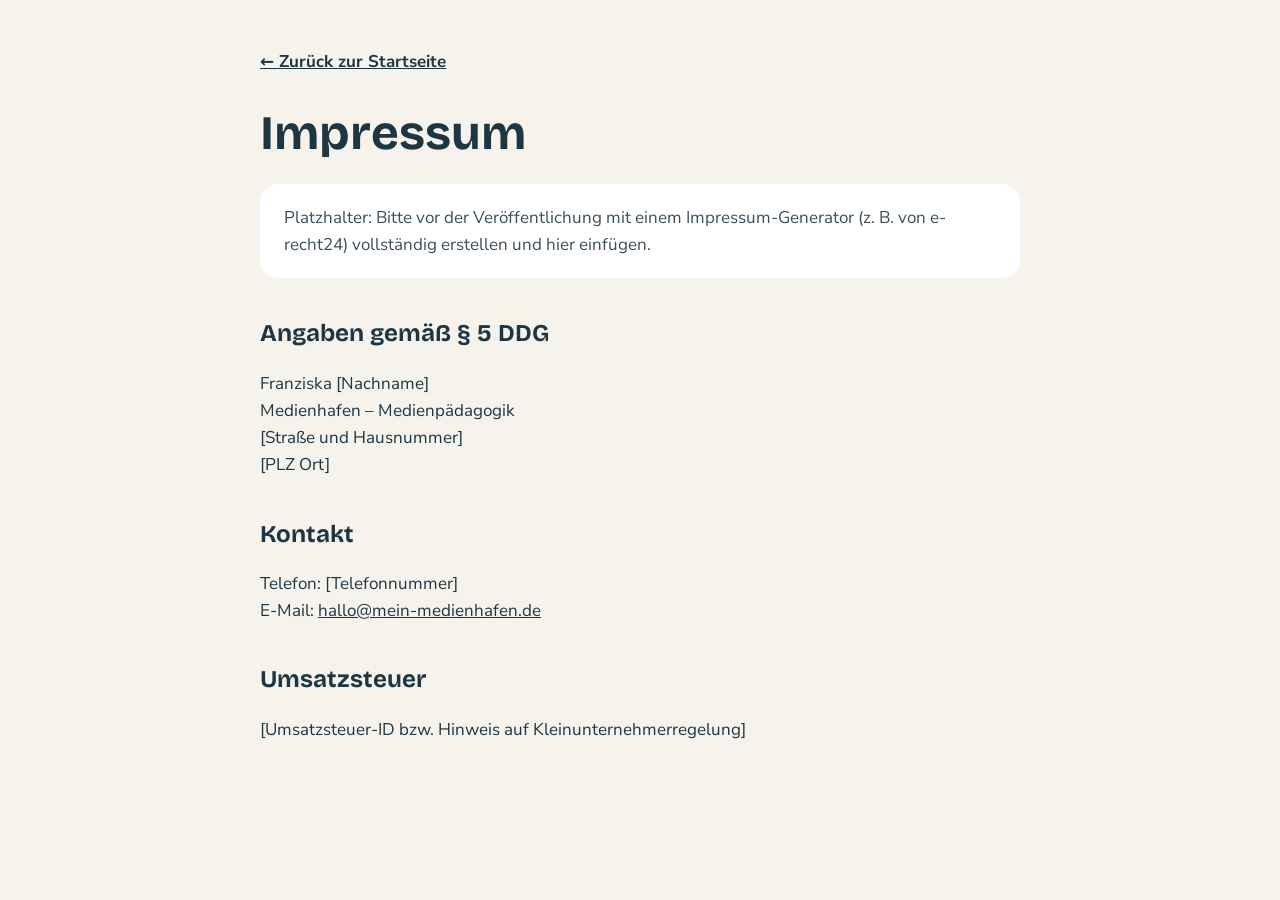
<file: impressum.html>
<!doctype html>
<html lang="de">
<head>
<meta charset="utf-8">
<meta name="viewport" content="width=device-width, initial-scale=1">
<title>Impressum – Medienhafen</title>
<meta name="robots" content="noindex">
<link rel="stylesheet" href="css/style.css">
</head>
<body>
<main class="unterseite">
<a class="zurueck" href="index.html">← Zurück zur Startseite</a>
<h1>Impressum</h1>
<p class="hinweis">Platzhalter: Bitte vor der Veröffentlichung mit einem Impressum-Generator (z. B. von e-recht24) vollständig erstellen und hier einfügen.</p>

<h2>Angaben gemäß § 5 DDG</h2>
<p>Franziska [Nachname]<br>
Medienhafen – Medienpädagogik<br>
[Straße und Hausnummer]<br>
[PLZ Ort]</p>

<h2>Kontakt</h2>
<p>Telefon: [Telefonnummer]<br>
E-Mail: <a href="mailto:hallo@mein-medienhafen.de">hallo@mein-medienhafen.de</a></p>

<h2>Umsatzsteuer</h2>
<p>[Umsatzsteuer-ID bzw. Hinweis auf Kleinunternehmerregelung]</p>
</main>
</body>
</html>
</file>
<file: css/style.css>
/* Schriften: lokal eingebunden (kein Abruf bei Google, DSGVO-freundlich) */
@font-face {
  font-family: 'Bricolage Grotesque';
  font-style: normal;
  font-display: swap;
  font-weight: 200 800;
  src: url('../fonts/bricolage-grotesque-latin-ext-wght-normal.woff2') format('woff2-variations');
  unicode-range: U+0100-02BA, U+02BD-02C5, U+02C7-02CC, U+02CE-02D7, U+02DD-02FF, U+0304, U+0308, U+0329, U+1D00-1DBF, U+1E00-1E9F, U+1EF2-1EFF, U+2020, U+20A0-20AB, U+20AD-20C0, U+2113, U+2C60-2C7F, U+A720-A7FF;
}
@font-face {
  font-family: 'Bricolage Grotesque';
  font-style: normal;
  font-display: swap;
  font-weight: 200 800;
  src: url('../fonts/bricolage-grotesque-latin-wght-normal.woff2') format('woff2-variations');
  unicode-range: U+0000-00FF, U+0131, U+0152-0153, U+02BB-02BC, U+02C6, U+02DA, U+02DC, U+0304, U+0308, U+0329, U+2000-206F, U+20AC, U+2122, U+2191, U+2193, U+2212, U+2215, U+FEFF, U+FFFD;
}
@font-face {
  font-family: 'Nunito Sans';
  font-style: normal;
  font-display: swap;
  font-weight: 200 1000;
  src: url('../fonts/nunito-sans-latin-ext-wght-normal.woff2') format('woff2-variations');
  unicode-range: U+0100-02BA, U+02BD-02C5, U+02C7-02CC, U+02CE-02D7, U+02DD-02FF, U+0304, U+0308, U+0329, U+1D00-1DBF, U+1E00-1E9F, U+1EF2-1EFF, U+2020, U+20A0-20AB, U+20AD-20C0, U+2113, U+2C60-2C7F, U+A720-A7FF;
}
@font-face {
  font-family: 'Nunito Sans';
  font-style: normal;
  font-display: swap;
  font-weight: 200 1000;
  src: url('../fonts/nunito-sans-latin-wght-normal.woff2') format('woff2-variations');
  unicode-range: U+0000-00FF, U+0131, U+0152-0153, U+02BB-02BC, U+02C6, U+02DA, U+02DC, U+0304, U+0308, U+0329, U+2000-206F, U+20AC, U+2122, U+2191, U+2193, U+2212, U+2215, U+FEFF, U+FFFD;
}

html { scroll-behavior: smooth; }
body { margin: 0; background: #F6F3EC; }
a { color: #1D3644; }
a:hover { color: #B9552F; }
img { max-width: 100%; }

/* Startbild: auf großen Bildschirmen das breite Panorama, die Familie steht links frei neben dem Text */
.hero picture { display: contents; }
@media (min-width: 900px) {
  .hero-img { object-position: 8% center !important; }
}

/* Unterseiten (Impressum, Datenschutz) */
.unterseite { font-family: 'Nunito Sans', system-ui, sans-serif; color: #1D3644; font-size: 17px; line-height: 1.6; max-width: 760px; margin: 0 auto; padding: 48px 24px 96px; }
.unterseite h1 { font-family: 'Bricolage Grotesque', sans-serif; font-size: clamp(34px, 5vw, 48px); line-height: 1.1; margin: 32px 0 24px; }
.unterseite h2 { font-family: 'Bricolage Grotesque', sans-serif; font-size: 24px; margin: 36px 0 8px; }
.unterseite .hinweis { background: #FFFFFF; border-radius: 18px; padding: 20px 24px; color: #3C4F5A; }
.unterseite .zurueck { font-weight: 700; }

/* Startbereich auf dem Handy: Bild oben frei sichtbar, Text darunter auf dunklem Grund */
@media (max-width: 899px) {
  .hero { min-height: 0 !important; display: block !important; }
  .hero-img { position: relative !important; display: block; height: min(62vh, 520px) !important; object-position: 30% 35% !important; }
  .hero-tint, .hero-side { display: none !important; }
  .hero-top { height: 140px !important; bottom: auto !important; background: linear-gradient(180deg, rgba(20, 38, 48, 0.7) 0%, rgba(20, 38, 48, 0) 100%) !important; }
  .hero-header { position: absolute !important; top: 0; left: 0; right: 0; flex-wrap: nowrap !important; }
  .hero-nav a:not(:last-child) { display: none !important; }
  .hero-content { display: block !important; padding: 36px 24px 56px !important; background: #1D3644; }
}

/* Navigation im Startbereich: Links beim Darüberfahren unterstreichen */
.hero-nav a:hover { text-decoration: underline !important; text-underline-offset: 4px; }
</file>
